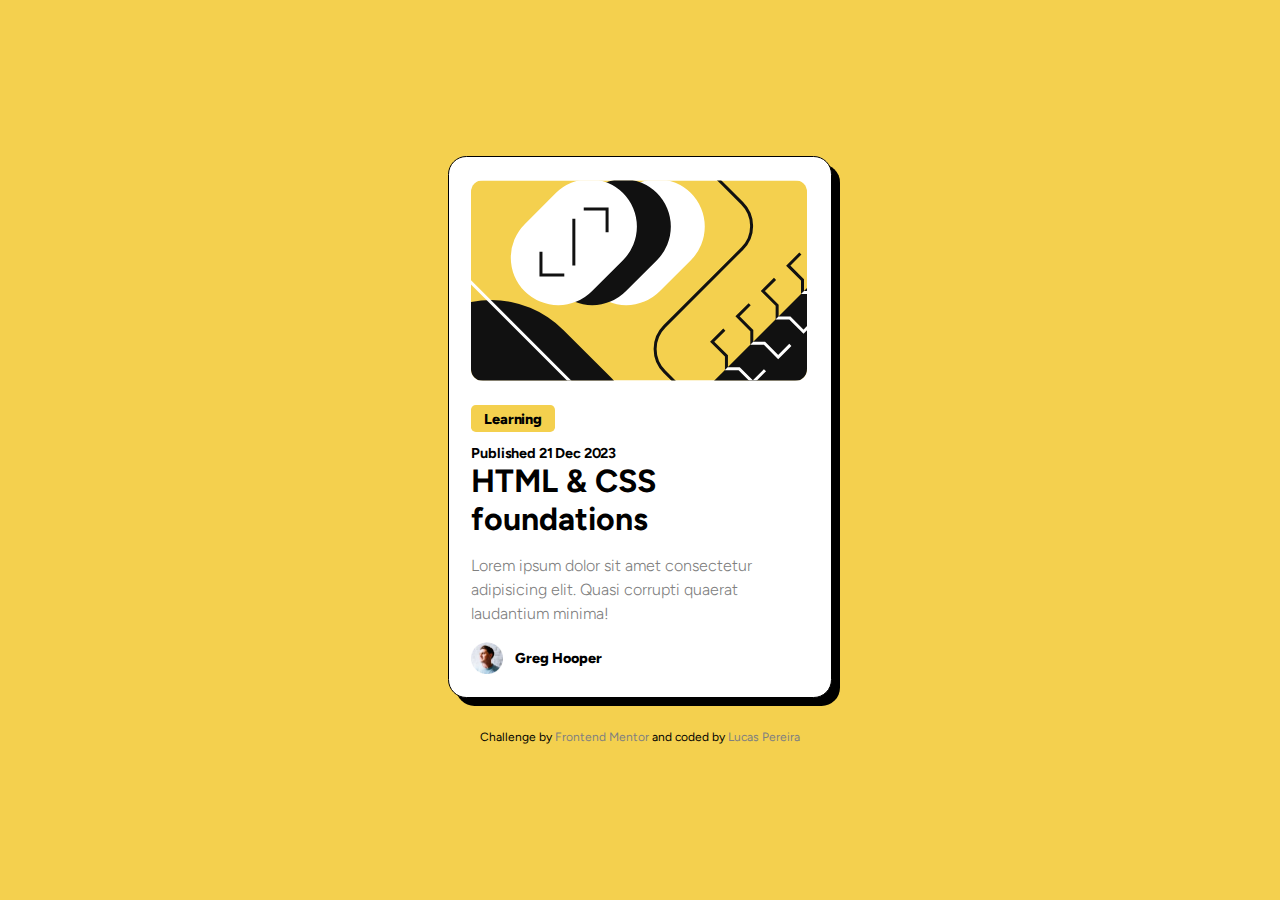
<file: 2_blog-preview-card-frontEndMentor/index.html>
<!DOCTYPE html>
<html lang="en">
    
<head> <!-- head -->
    <meta charset="UTF-8">
    <meta name="viewport" content="width=device-width, initial-scale=1.0">
    <title>Blog preview card</title>
    <!-- icone -->
    <link rel="icon"  type="image/png" sizes="32x32" href="./assets/images/favicon-32x32.png">

    <!-- fonts -->
    <link rel="preconnect" href="https://fonts.googleapis.com" />
    <link rel="preconnect" href="https://fonts.gstatic.com" crossorigin />
    <link href="https://fonts.googleapis.com/css2?family=Figtree:wght@600;800&display=swap"rel="stylesheet"/>

    <!-- css -->
    <link rel="stylesheet" href="style.css">
</head>

<body> <!-- body -->
    
    <main> <!-- main -->
        <article class="card">
            <div class="card-image">
                <img src="./assets/images/illustration-article.svg" alt="uma imagem svg">
            </div>

            <span class="card-tag">Learning</span>
            <h3 class="card-date">Published 21 Dec 2023</h3>
            <h1 class="card-title"> <a href="#">HTML & CSS foundations</a></h1>
            <p class="card-content">
                Lorem ipsum dolor sit amet consectetur adipisicing elit. Quasi corrupti quaerat laudantium minima!
            </p>

            <div class="card-footer">
                <img src="assets/images/image-avatar.webp" alt="avatar">
                <p>Greg Hooper</p>
            </div>

        </article>
    </main>

    <footer class="attribution">
        <p>
            Challenge by <a href="https://www.frontendmentor.io?ref=challenge" target="_blank">Frontend Mentor</a> and coded by <a href="#" target="_blank">Lucas Pereira</a>
        </p>
    </footer>
</body>
</html>
</file>
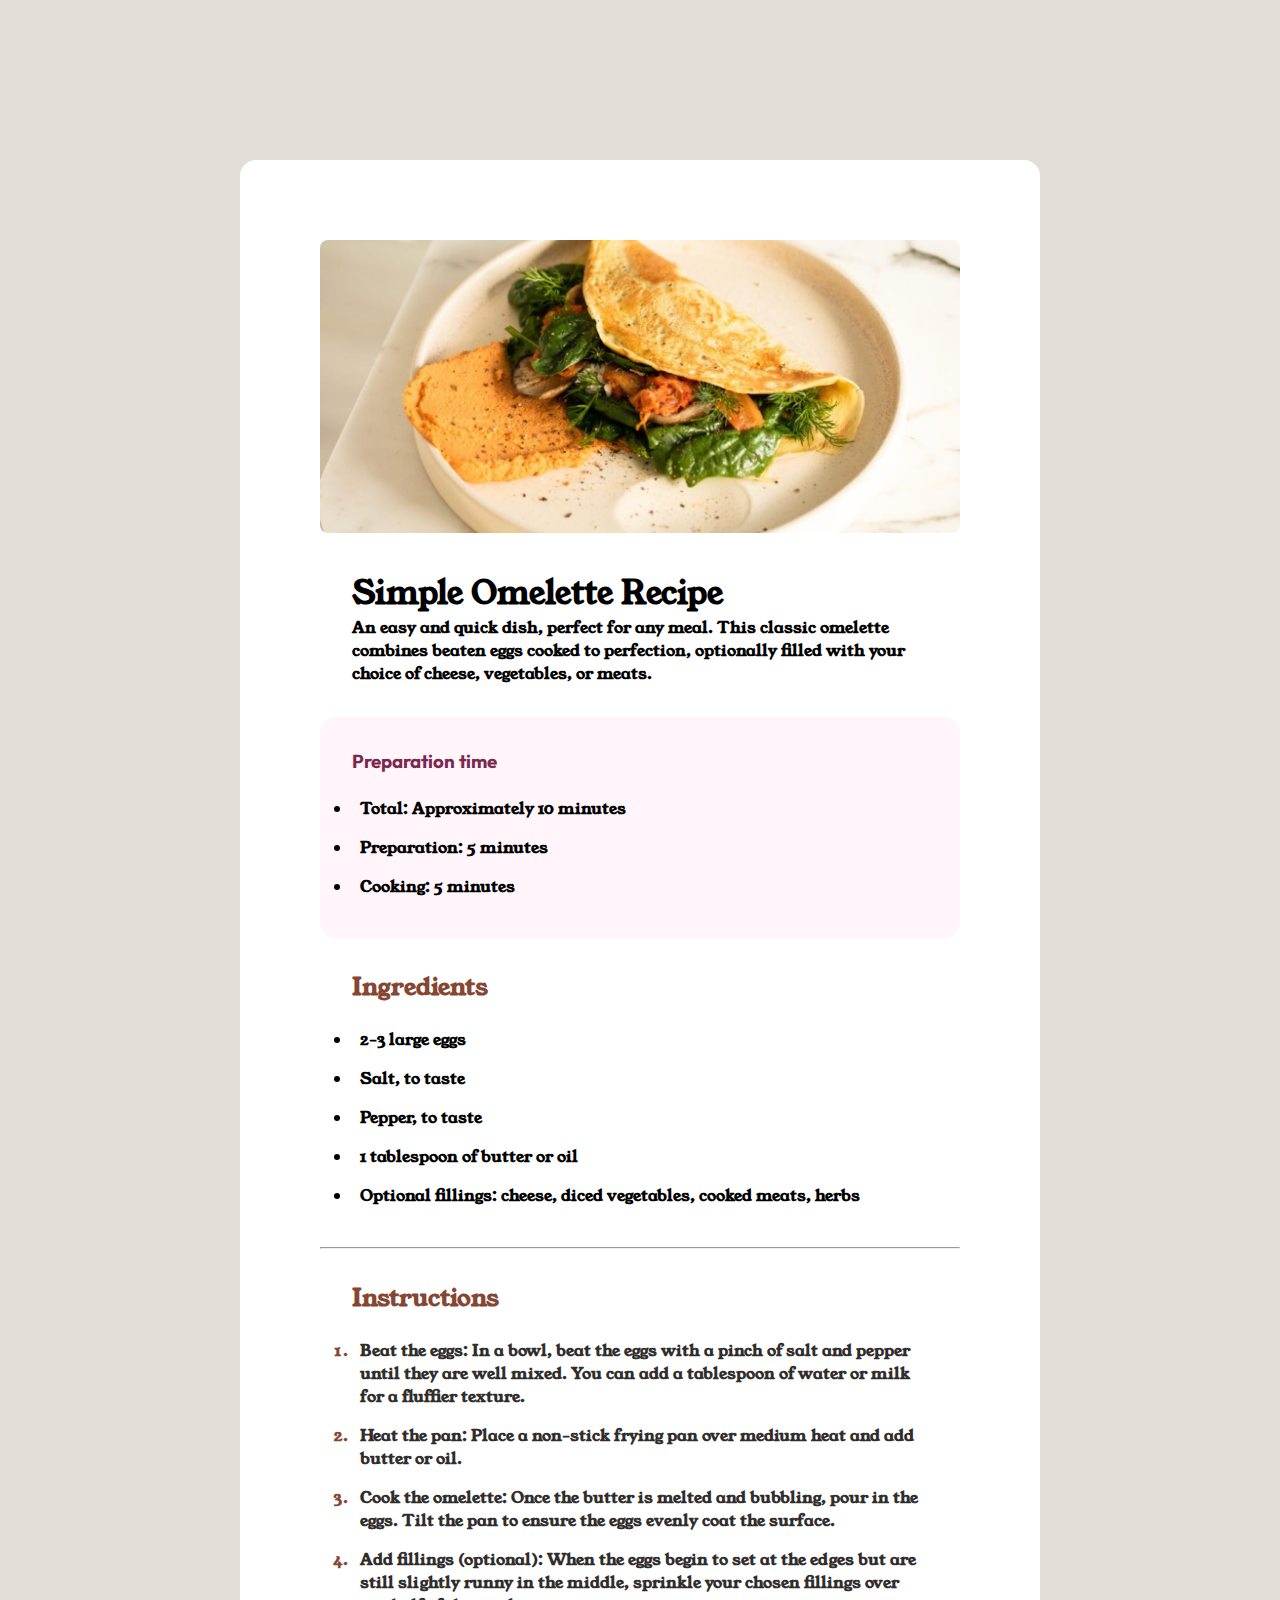
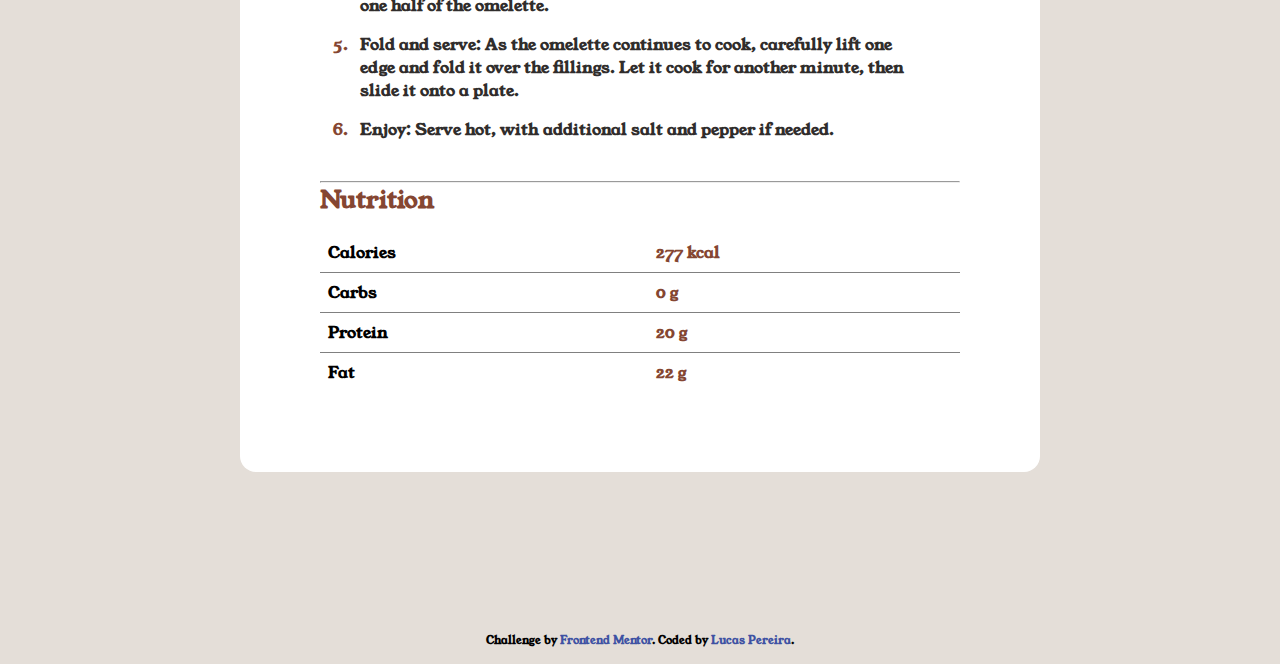
<file: 4_recipe-page-frontEndMentor/index.html>
<!DOCTYPE html>
<html lang="en">
<head>
  <meta charset="UTF-8">
  <meta name="viewport" content="width=device-width, initial-scale=1.0"> <!-- displays site properly based on user's device -->

  <link rel="icon" type="image/png" sizes="32x32" href="./assets/images/favicon-32x32.png">

<!-- fontes do google -->
<!-- outfit -->
<link rel="preconnect" href="https://fonts.googleapis.com">
<link rel="preconnect" href="https://fonts.gstatic.com" crossorigin>
<link href="https://fonts.googleapis.com/css2?family=Inter:ital,opsz,wght@0,14..32,100..900;1,14..32,100..900&family=Outfit:wght@100..900&family=Oxanium:wght@200..800&family=Young+Serif&display=swap" rel="stylesheet">
  
  <title>Frontend Mentor | Recipe page</title>
  <link rel="stylesheet" href="style.css">
  <!-- Feel free to remove these styles or customise in your own stylesheet 👍 -->

</head>
<body>

  <main class="container">
    <img src="assets/images/image-omelette.jpeg" alt="um omelete dentro de um prato">

    <div class="recipe-info">
      <h1>Simple Omelette Recipe</h1>
      <p>
        An easy and quick dish, perfect for any meal. This classic omelette combines beaten eggs cooked 
      to perfection, optionally filled with your choice of cheese, vegetables, or meats.
      </p>
    </div>
    
    <div class="pink-list">
      <ul>
        <h3 class="pink-header">Preparation time</h3>
  
        <li>
          <strong>Total:</strong> Approximately 10 minutes
        </li>
        
        <li>
          <strong>Preparation:</strong> 5 minutes
        </li>
        
        <li>
          <strong>Cooking:</strong> 5 minutes
        </li>
      </ul>
    </div>
    

    <div class="ingredients">
      <h2>Ingredients</h2>
    
      <ul>
        <li>
          2-3 large eggs
        </li>
        <li>
          Salt, to taste
        </li>
        <li>
          Pepper, to taste
        </li>
        <li>
          1 tablespoon of butter or oil
        </li>
        <li>
          Optional fillings: cheese, diced vegetables, cooked meats, herbs
        </li>
      </ul>
    </div>

    <hr>

    <div class="instructions">
      <h2>Instructions</h2>

      <ol>
        <li>
          <span>
            Beat the eggs: In a bowl, beat the eggs with a pinch of salt and pepper until they are well mixed. You can add a tablespoon of water or milk for a fluffier texture.
          </span>
        </li>

        <li>
          <span>
            Heat the pan: Place a non-stick frying pan over medium heat and add butter or oil.
          </span>
        </li>

        <li>
          <span>
            Cook the omelette: Once the butter is melted and bubbling, pour in the eggs. Tilt the pan to ensure the eggs evenly coat the surface.
          </span>
        </li>

        <li> 
          <span>
            Add fillings (optional): When the eggs begin to set at the edges but are still slightly runny in the middle, sprinkle your chosen fillings over one half of the omelette.
          </span>
        </li>

        <li>
          <span>
            Fold and serve: As the omelette continues to cook, carefully lift one edge and fold it over the 
            fillings. Let it cook for another minute, then slide it onto a plate.
          </span>
          
        </li>

        <li>
          <span>
            Enjoy: Serve hot, with additional salt and pepper if needed.
          </span>
          
        </li>
      </ol>
    </div>  
    
    <hr>

    <div class="nutrition">
      <h2>Nutrition</h2>
      <table rules="rows"> 
        <tr>
          <td>Calories</td>
          <td>277 kcal</td>
          
        </tr>
        
        <tr>
          <td>Carbs</td>
          <td>0 g</td>
        </tr>
        
        <tr>
          <td>Protein</td>
          <td>20 g</td>
        </tr>
        
        <tr>
          <td>Fat</td>
          <td>22 g</td>
        </tr>
      </table>
    </div>
      

    
  </main>  

  <footer class="attribution">
    Challenge by <a href="https://www.frontendmentor.io?ref=challenge" target="_blank">Frontend Mentor</a>. 
    Coded by <a href="#">Lucas Pereira</a>.
  </footer>
</body>
</html>
</file>
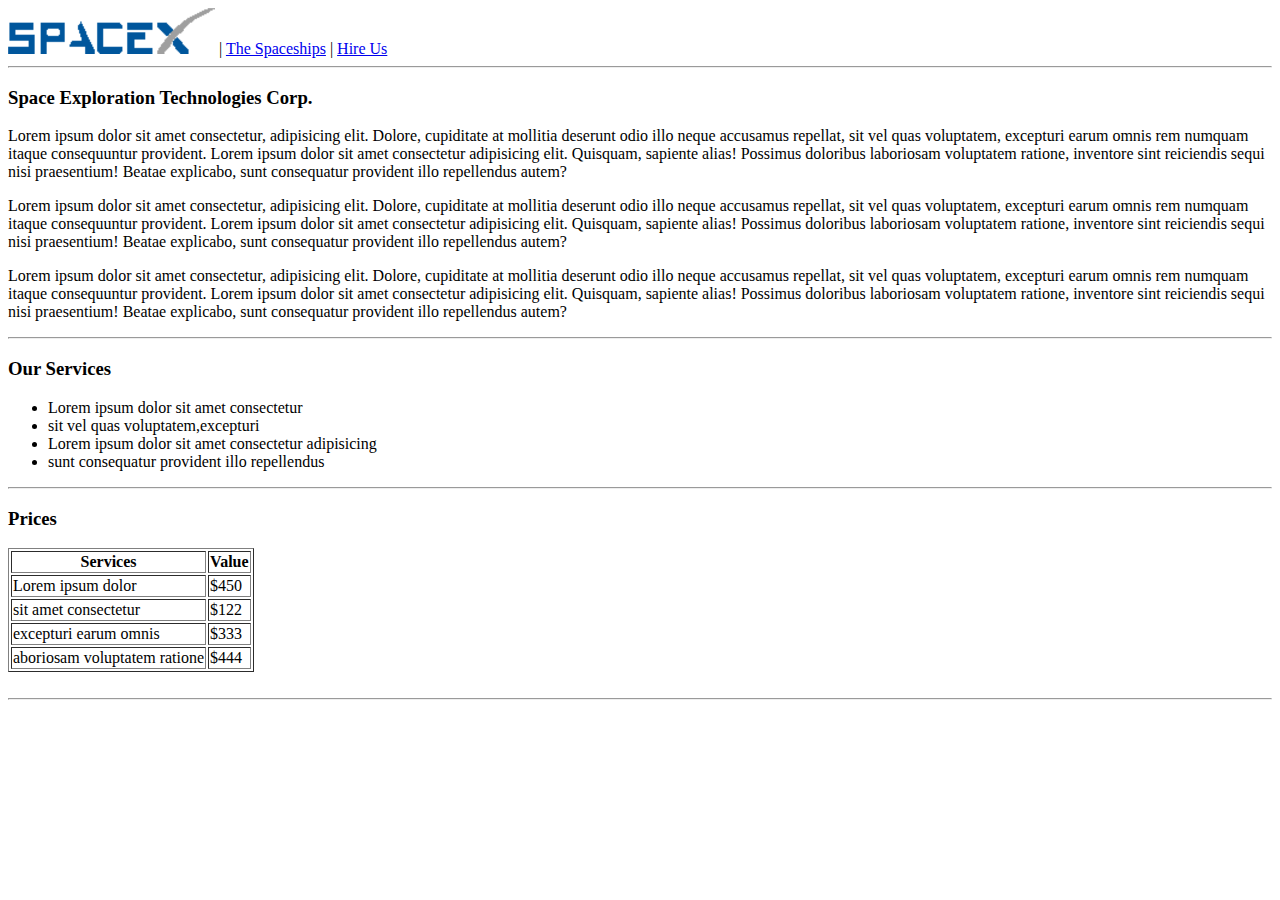
<file: Programador Full Stack JavaScript PRO/1 HTML/exercicio final - Criando um site completo/index.html>
<!DOCTYPE html>
<html lang="en">
<head>
    <meta charset="UTF-8">
    <meta name="viewport" content="width=device-width, initial-scale=1.0">
    <title>SpaceX</title>
</head>
<body>
    <header>
        <nav>
            <a href="index.html"><img src="img/logo.png" alt="logo da SpaceX" ></a> |
            <a href="spaceships.html">The Spaceships</a> |
            <a href="hire_us.html">Hire Us</a>
        </nav>
    </header>
    <hr>
    <article>

        <h3>Space Exploration Technologies Corp.</h3>

        <p>Lorem ipsum dolor sit amet consectetur, adipisicing elit. Dolore, cupiditate at 
            mollitia deserunt odio illo neque accusamus repellat, sit vel quas voluptatem,
            excepturi earum omnis rem numquam itaque consequuntur provident. 
            Lorem ipsum dolor sit amet consectetur adipisicing elit. Quisquam, 
            sapiente alias! Possimus doloribus laboriosam voluptatem ratione, 
            inventore sint reiciendis sequi nisi praesentium! Beatae explicabo, 
            sunt consequatur provident illo repellendus autem?
        </p>

        <p>Lorem ipsum dolor sit amet consectetur, adipisicing elit. Dolore, cupiditate at 
            mollitia deserunt odio illo neque accusamus repellat, sit vel quas voluptatem,
            excepturi earum omnis rem numquam itaque consequuntur provident. 
            Lorem ipsum dolor sit amet consectetur adipisicing elit. Quisquam, 
            sapiente alias! Possimus doloribus laboriosam voluptatem ratione, 
            inventore sint reiciendis sequi nisi praesentium! Beatae explicabo, 
            sunt consequatur provident illo repellendus autem?
        </p>

        <p>Lorem ipsum dolor sit amet consectetur, adipisicing elit. Dolore, cupiditate at 
            mollitia deserunt odio illo neque accusamus repellat, sit vel quas voluptatem,
            excepturi earum omnis rem numquam itaque consequuntur provident. 
            Lorem ipsum dolor sit amet consectetur adipisicing elit. Quisquam, 
            sapiente alias! Possimus doloribus laboriosam voluptatem ratione, 
            inventore sint reiciendis sequi nisi praesentium! Beatae explicabo, 
            sunt consequatur provident illo repellendus autem?
        </p>

    </article>

    <hr>
    
    <section>
        <h3>Our Services</h3>
        <ul>
            <li>Lorem ipsum dolor sit amet consectetur</li>
            <li>sit vel quas voluptatem,excepturi</li>
            <li>Lorem ipsum dolor sit amet consectetur adipisicing </li>
            <li>sunt consequatur provident illo repellendus</li>
        </ul>
    </section>

    <hr>

    <section>
        <h3>Prices</h3>
        
        <table border="1">
            <thead>
                <tr>
                    <th>Services</th>
                    <th>Value</th>
                </tr>
            </thead>

            <tbody>
                <tr>
                    <td>Lorem ipsum dolor</td>
                    <td>$450</td>
                </tr>
                <tr>
                    <td>sit amet consectetur</td>
                    <td>$122</td>
                </tr>
                <tr>
                    <td>excepturi earum omnis</td>
                    <td>$333</td>
                </tr>
                <tr>
                    <td>aboriosam voluptatem ratione</td>
                    <td>$444</td>
                </tr>
            </tbody>
        </table>
        <br>
        <hr>
    </section>
</body>
</html>
</file>
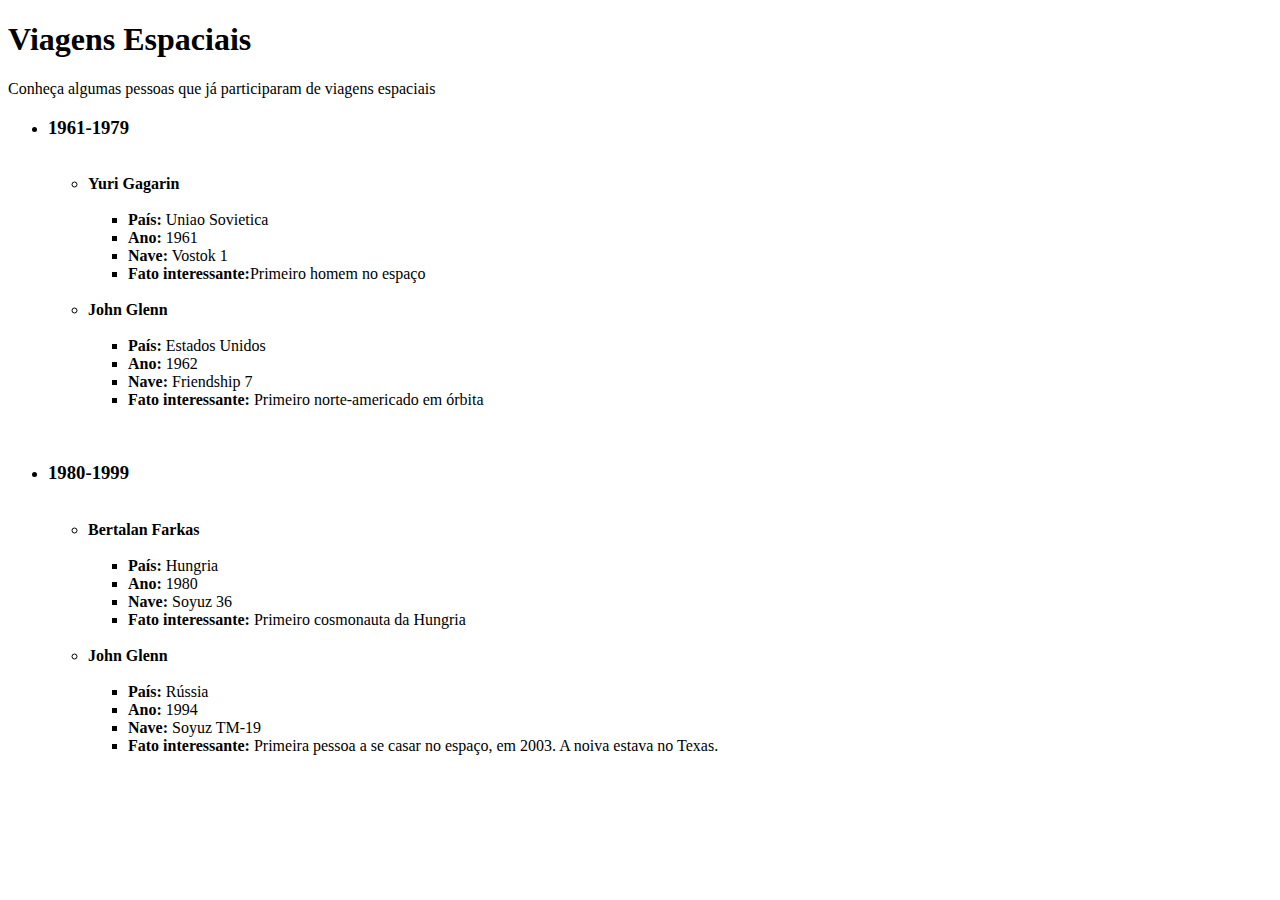
<file: Programador Full Stack JavaScript PRO/1 HTML/exercicio 1 -criando uma lista não ordenada/exercicio1 - listas não ordenadas.html>
<!DOCTYPE html>
<html lang="en">
<head>
    <title>listas não ordenadas</title>
</head>
<body>
    <h1>Viagens Espaciais</h1>

    <p>Conheça algumas pessoas que já participaram de 
        viagens espaciais
    </p>

    <ul>
        <li><h3>1961-1979</h3></li>
        <br>
        <ul>
            <li><strong>Yuri Gagarin</strong></li>
            <br>
        </ul>
        <ul>
            <ul>
                <li><strong>País:</strong> Uniao Sovietica</li>
                <li><strong>Ano:</strong> 1961</li>
                <li><strong>Nave:</strong> Vostok 1</li>
                <li><strong>Fato interessante:</strong>Primeiro homem no espaço</li>
            </ul>
        </ul>
        <br>
        <ul>
            <li><strong>John Glenn</strong></li>
        </ul>
        <br>
        <ul>
            <ul>
                <li><strong>País:</strong> Estados Unidos</li>
                <li><strong>Ano:</strong> 1962</li>
                <li><strong>Nave:</strong> Friendship 7</li>
                <li><strong>Fato interessante:</strong> Primeiro norte-americado em órbita</li>
            </ul>
        </ul>
    </ul>
    <br>
    <ul>
        <li><h3>1980-1999</h3></li>
        <br>
        <ul>
            <li><strong>Bertalan Farkas</strong></li>
            <br>
        </ul>
        <ul>
            <ul>
                <li><strong>País:</strong> Hungria</li>
                <li><strong>Ano:</strong> 1980</li>
                <li><strong>Nave:</strong> Soyuz 36</li>
                <li><strong>Fato interessante:</strong> Primeiro 
                    cosmonauta da Hungria</li>
            </ul>
        </ul>
        <br>
        <ul>
            <li><strong>John Glenn</strong></li>
        </ul>
        <br>
        <ul>
            <ul>
                <li><strong>País:</strong> Rússia</li>
                <li><strong>Ano:</strong> 1994</li>
                <li><strong>Nave:</strong> Soyuz TM-19</li>
                <li><strong>Fato interessante:</strong> Primeira pessoa a se casar
                no espaço, em 2003. A noiva estava no Texas. </li>
            </ul>
        </ul>
    </ul>
    <br>
</body>
</html>
</file>
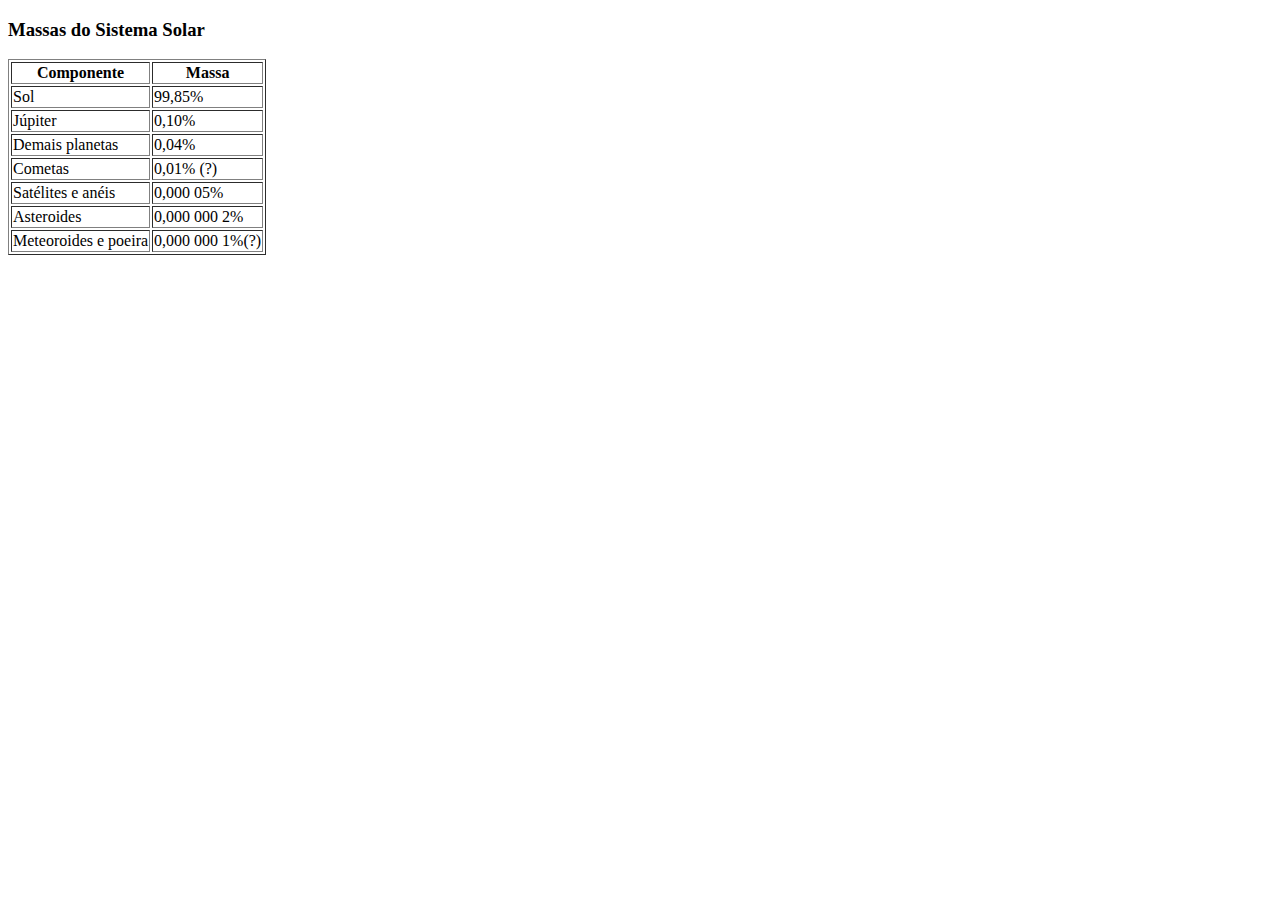
<file: Programador Full Stack JavaScript PRO/1 HTML/exercicio 3 - criar uma tabela/tabela.html>
<!DOCTYPE html>
<html lang="pt-br">
<head>
    <meta charset="UTF-8">
    <title>Document</title>
</head>
<body>
    <caption>
        <h3>Massas do Sistema Solar</h3>
    </caption>

    <table border="1">
        <thead>
            <tr>
                <th>Componente</th>
                <th>Massa</th>
            </tr>
        </thead>
        <tbody>
            <tr>
                <td>Sol</td>
                <td>99,85%</td>
            </tr>
            <tr>
                <td>Júpiter</td>
                <td>0,10%</td>
            </tr>
            <tr>
                <td>Demais planetas</td>
                <td>0,04%</td>
            </tr>
            <tr>
                <td>Cometas</td>
                <td>0,01% (?)</td>
            </tr>
            <tr>
                <td>Satélites e anéis</td>
                <td>0,000 05%</td>
            </tr>
            <tr>
                <td>Asteroides</td>
                <td>0,000 000 2%</td>
            </tr>
            <tr>
                <td>Meteoroides e poeira</td>
                <td>0,000 000 1%(?)</td>
            </tr>
        </tbody>
    </table>

</body>
</html>
</file>
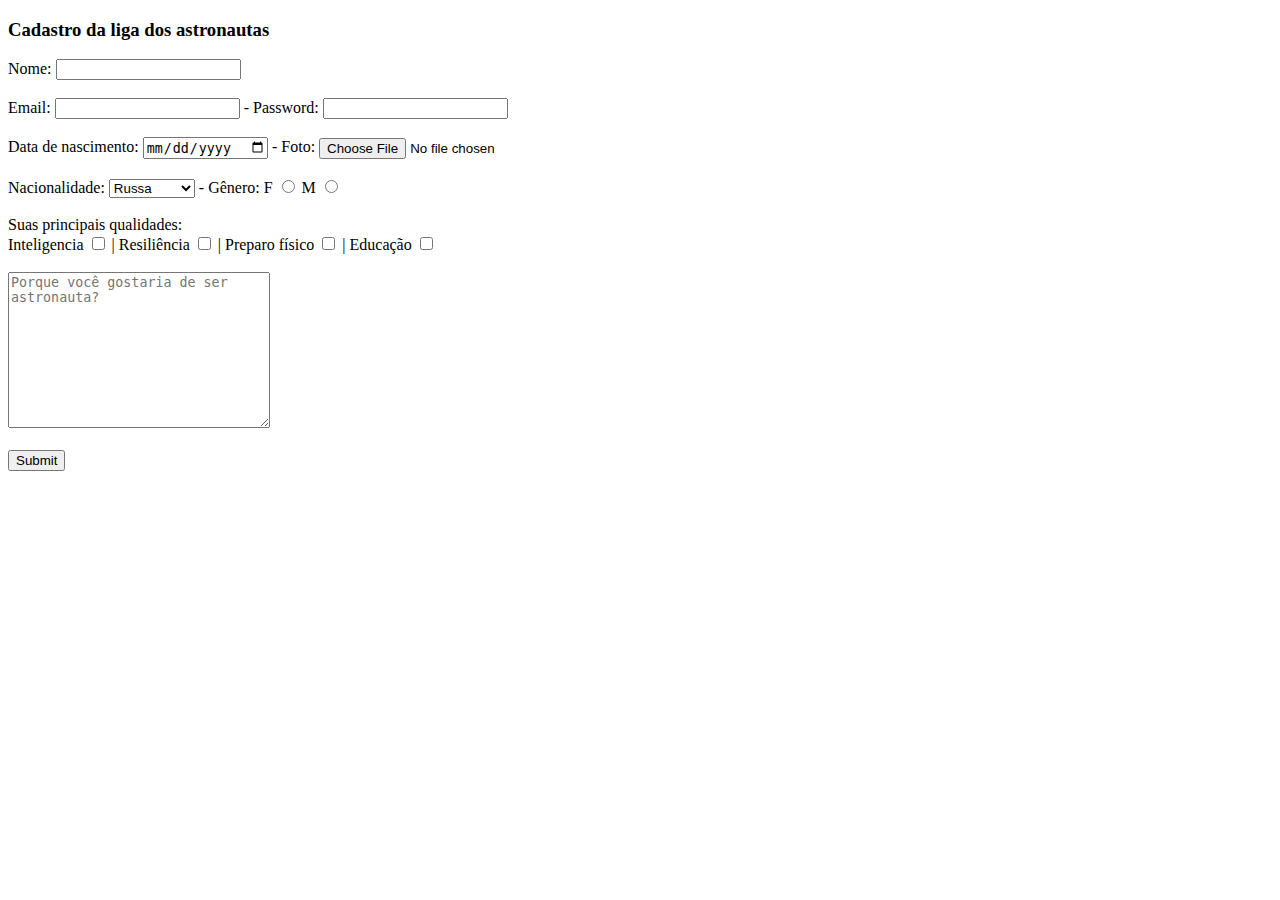
<file: Programador Full Stack JavaScript PRO/1 HTML/exercicio 4 - criando de form/forms.html>
<!DOCTYPE html>
<html lang="pt-br">
<head>
    <meta charset="UTF-8">
    <title>Formulário de Cadastro</title>
</head>
<body>
    <h3>Cadastro da liga dos astronautas</h3>

    <form action="">
        <div>
            <label for="nome">Nome:</label>
            <input type="text" id="nome">
        </div>
        
        <br>
        
        <div>
            <label for="email">Email:</label>
            <input type="email" name="email" id="email">
            
            <label for="pwd"> - Password:</label>
            <input type="password" id="pwd" name="pwd">
        </div>
        
        <br>

        <div>
            <label for="birthday">Data de nascimento:</label>
            <input type="date" id="birthday" name="birthday">

            <label for="photo"> - Foto:</label>
            <input type="file" id="photo" name="photo">
        </div>
        
        <br>

        <div>
            <label for="nationality">Nacionalidade:</label>
            <select name="nationality" id="nationality">
                <option value="Russian">Russa</option>
                <option value="American">Americano</option>
                <option value="Brazilian">Brasileiro</option>
            </select>
            - Gênero:
            <label for="female">F</label>
            <input type="radio" name="gender" id="female" value="female">
            <label for="male">M</label>
            <input type="radio" name="gender" id="male" value="male">
        </div>

        <br>

        <div>
            Suas principais qualidades: <br>
            <label for="int">Inteligencia</label>
            <input type="checkbox" name="int" id="int"> |
            <label for="res">Resiliência</label>
            <input type="checkbox" name="res" id="res"> |
            <label for="fis">Preparo físico</label>
            <input type="checkbox" name="fis" id="fis"> |
            <label for="Educ">Educação</label>
            <input type="checkbox" name="Educ" id="Educ">
        </div>

        <br>

        <div>
            <textarea name="description" id="description" cols="30" rows="10" placeholder="Porque você gostaria de ser astronauta?"></textarea>
        </div>

        <br>

        <div>
            <label for="submit"></label>
            <input type="submit" id="submit" name="submit">
        </div>
    </form>
    
    
    
</body>
</html>
</file>
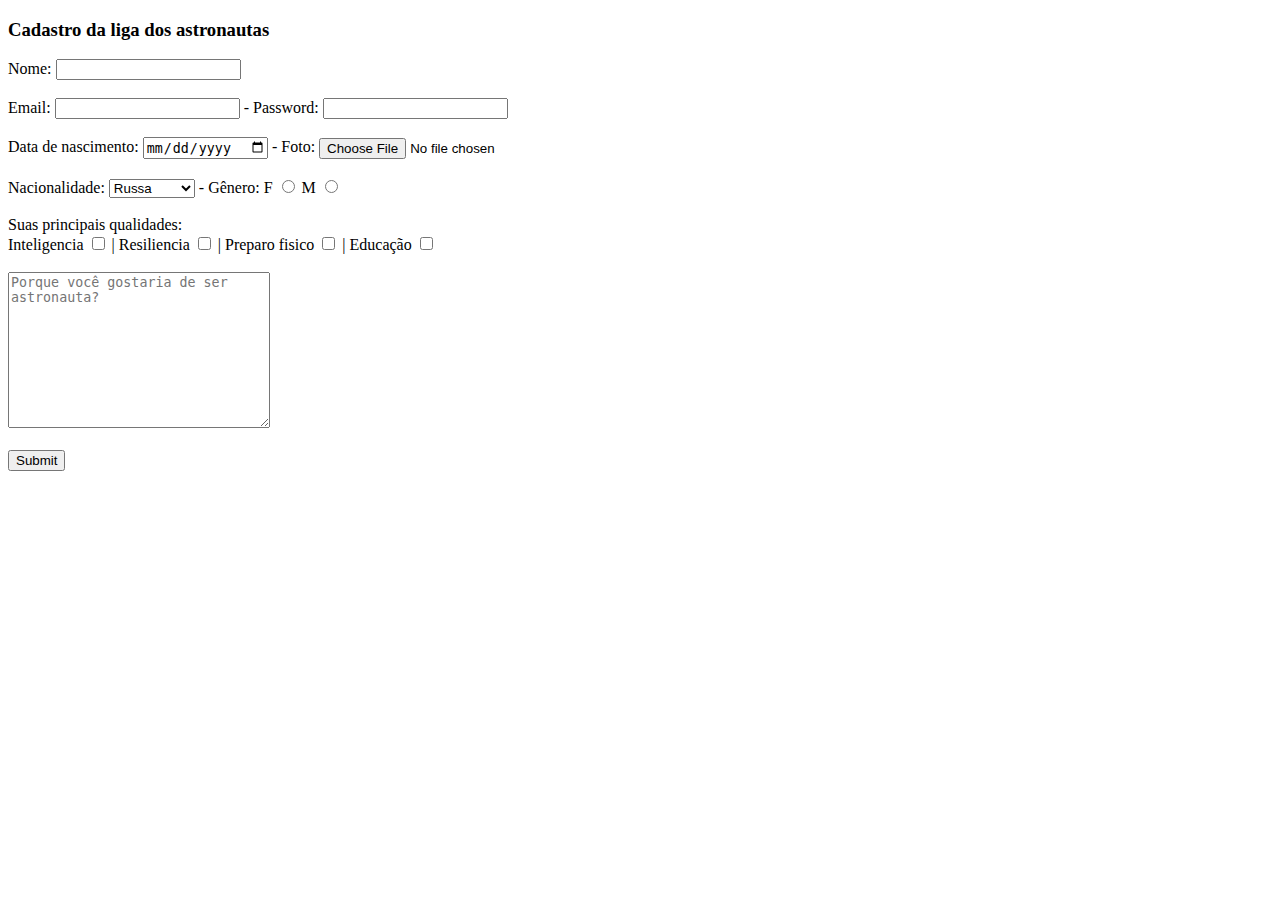
<file: Programador Full Stack JavaScript PRO/1 HTML/exercicio 4 - criando principai formulários/forms.html>
<!DOCTYPE html>
<html lang="pt-br">
<head>
    <meta charset="UTF-8">
    <title>Formulário de Cadastro</title>
</head>
<body>
    <h3>Cadastro da liga dos astronautas</h3>

    <form action="">
        <div>
            <label for="nome">Nome:</label>
            <input type="text" id="nome">
        </div>
        
        <br>
        
        <div>
            <label for="email">Email:</label>
            <input type="email" name="email" id="email">
            
            <label for="pwd"> - Password:</label>
            <input type="password" id="pwd" name="pwd">
        </div>
        
        <br>

        <div>
            <label for="birthday">Data de nascimento:</label>
            <input type="date" id="birthday" name="birthday">

            <label for="photo"> - Foto:</label>
            <input type="file" id="photo" name="photo">
        </div>
        
        <br>

        <div>
            <label for="nationality">Nacionalidade:</label>
            <select name="nationality" id="nationality">
                <option value="Russian">Russa</option>
                <option value="American">Americano</option>
                <option value="Brazilian">Brasileiro</option>
            </select>
            - Gênero:
            <label for="female">F</label>
            <input type="radio" name="gender" id="female" value="female">
            <label for="male">M</label>
            <input type="radio" name="gender" id="male" value="male">
        </div>

        <br>

        <div>
            Suas principais qualidades: <br>
            <label for="int">Inteligencia</label>
            <input type="checkbox" name="int" id="int"> |
            <label for="res">Resiliencia</label>
            <input type="checkbox" name="res" id="res"> |
            <label for="fis">Preparo fisico</label>
            <input type="checkbox" name="fis" id="fis"> |
            <label for="Educ">Educação</label>
            <input type="checkbox" name="Educ" id="Educ">
        </div>

        <br>

        <div>
            <textarea name="description" id="description" cols="30" rows="10" placeholder="Porque você gostaria de ser astronauta?"></textarea>
        </div>

        <br>

        <div>
            <label for="submit"></label>
            <input type="submit" id="submit" name="submit">
        </div>
    </form>
    
    
    
</body>
</html>
</file>
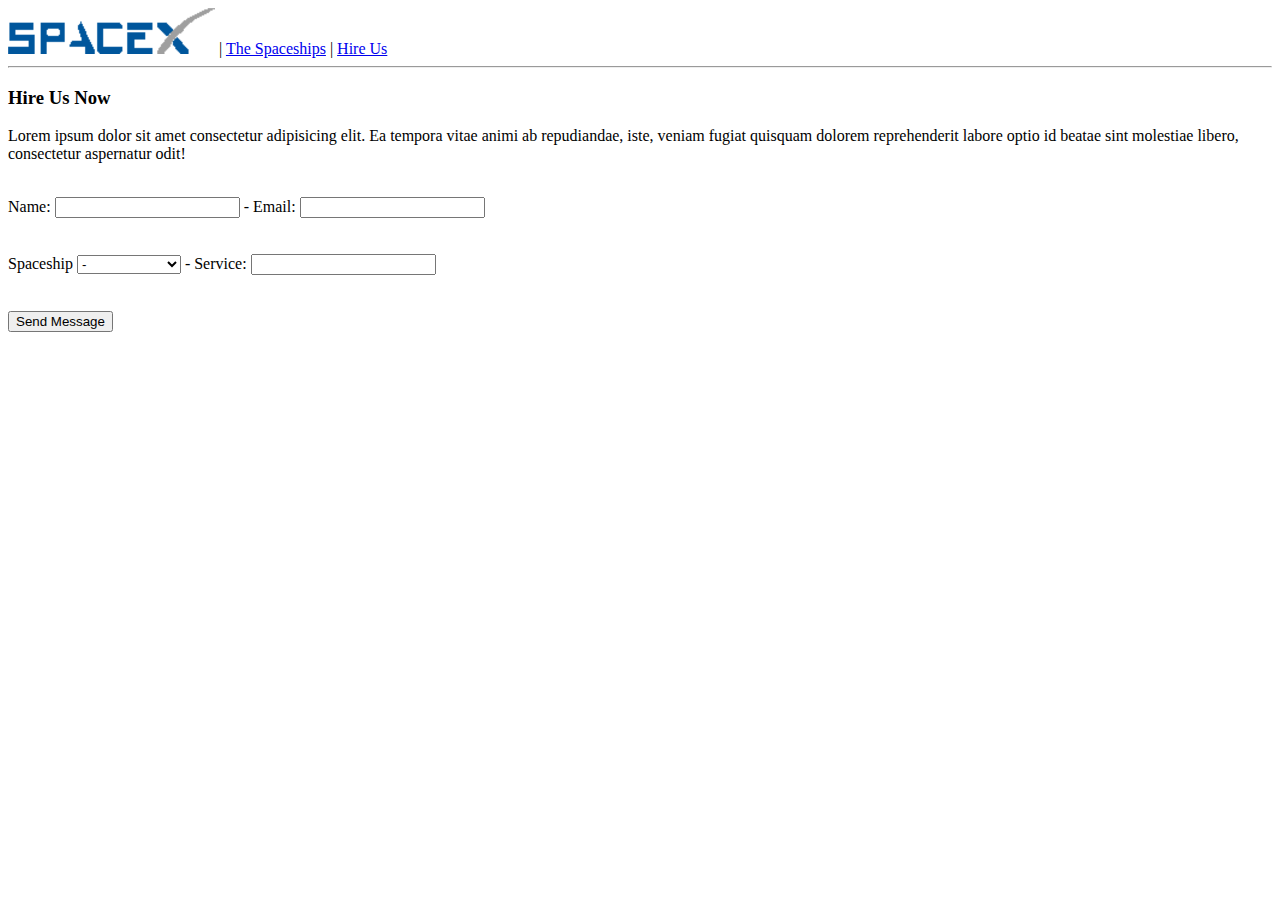
<file: Programador Full Stack JavaScript PRO/1 HTML/exercicio final - Criando um site completo/hire_us.html>
<!DOCTYPE html>
<html lang="en">
<head>
    <meta charset="UTF-8">
    <meta name="viewport" content="width=device-width, initial-scale=1.0">
    <title>Hire Us</title>
</head>
<body>
    <header>
        <nav>
            <a href="index.html"><img src="img/logo.png" alt="logo da SpaceX" ></a> |
            <a href="spaceships.html">The Spaceships</a> |
            <a href="hire_us.html">Hire Us</a>
        </nav>
    </header>
    <hr>

    <section>
        <h3>Hire Us Now</h3>

        <p>Lorem ipsum dolor sit amet consectetur adipisicing elit. Ea tempora vitae animi ab 
            repudiandae, iste, veniam fugiat quisquam dolorem reprehenderit labore optio id 
            beatae sint molestiae libero, consectetur aspernatur odit!</p>
    </section>

    <br>

    <section>
        <form action="">
            <div>
                <label for="name">Name: </label>
                <input type="text" id="name" value=""> -
                <label for="email">Email: </label>
                <input type="email" id="email">
            </div>

            <br><br>

            <div>
                <label for="Spaceship">Spaceship</label>
                <select name="Spaceship" id="Spaceship">
                    <option value="falcon_9">-</option>
                    <option value="falcon_9">Falcon 9</option>
                    <option value="falcon_heavy">Falcon Heavy</option>
                </select> - 

                <label for="service">Service: </label>
                <input type="search" id="Service" name="Service" list="Services">
                <datalist id="Services">
                    <option value="Lorem ipsum dolor"></option>
                    <option value="sit amet consectetur"></option>
                    <option value="Ea tempora vitae animi"></option>
                    <option value="veniam fugiat quisquam"></option>
                </datalist>
            </div>

            <br><br>

            <div>
                <input type="submit" name="" value="Send Message">
            </div>
        </form>
    </section>

    <section>
        
    </section>
</body>
</html>
</file>
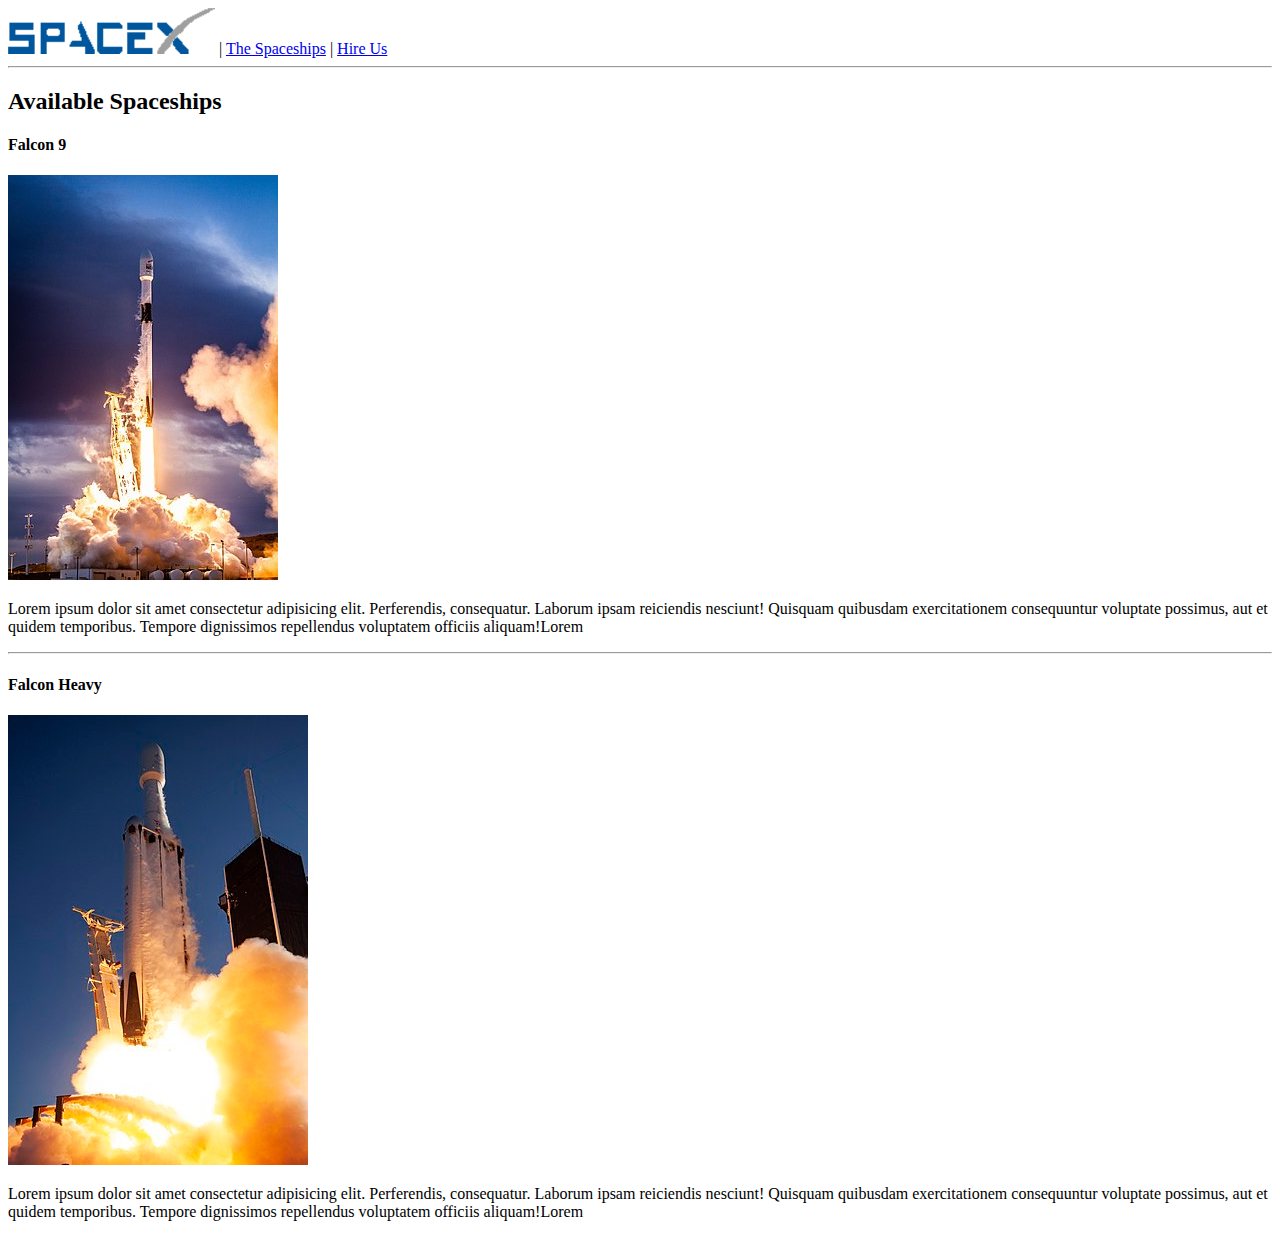
<file: Programador Full Stack JavaScript PRO/1 HTML/exercicio final - Criando um site completo/spaceships.html>
<!DOCTYPE html>
<html lang="en">
<head>
    <meta charset="UTF-8">
    <meta name="viewport" content="width=device-width, initial-scale=1.0">
    <title>The Spaceships</title>
</head>
<body>
    <header>
        <nav>
            <a href="index.html"><img src="img/logo.png" alt="logo da SpaceX" ></a> |
            <a href="spaceships.html">The Spaceships</a> |
            <a href="hire_us.html">Hire Us</a>
        </nav>
    </header>
    <hr>
    
    <h2>Available Spaceships</h2>
    <section>
        <h4>Falcon 9</h4>
        <img src="img/falcon_9.jpg" alt="foguete falcon_9 em lançamento">
        <p>Lorem ipsum dolor sit amet consectetur adipisicing elit. Perferendis, consequatur. Laborum ipsam reiciendis nesciunt! Quisquam quibusdam exercitationem consequuntur voluptate possimus, aut et quidem temporibus. Tempore dignissimos repellendus voluptatem officiis aliquam!Lorem</p>
    </section>

    <hr>

    <section>
        <h4>Falcon Heavy</h4>
        <img src="img/falcon_heavy.jpg" alt="foguete falcon_9 em lançamento">
        <p>Lorem ipsum dolor sit amet consectetur adipisicing elit. Perferendis, consequatur. Laborum ipsam reiciendis nesciunt! Quisquam quibusdam exercitationem consequuntur voluptate possimus, aut et quidem temporibus. Tempore dignissimos repellendus voluptatem officiis aliquam!Lorem</p>
    </section>
</body>
</html>
</file>
<file: 2_blog-preview-card-frontEndMentor/style.css>
*{
  margin: 0;
  padding: 0;
  box-sizing: border-box;
}

:root{
  --yellow: #f4d04e;
  --white:#fff;
  --black:#000;
  --grey:#808080;
}

body{
  font-family: 'figtree', sans-serif;
  display: grid;
  place-content: center;
  min-height: 100vh;
  background-color: var(--yellow);
  padding: 1rem;
}

.card{
  background-color: var(--white);
  max-width: 24rem;
  padding: 1.4rem;
  border-radius: 1.15rem;
  border: 1px solid var(--black);
  box-shadow: 0.5rem 0.5rem var(--black);
  transition: 0.3s;
}

.card-image img{
  display: block;
  max-width: 100%;
  border-radius: 0.75rem;
}

.card-tag{
  display: inline-block;
  padding: 0.3rem 0.8rem;
  background-color: var(--yellow);
  border-radius: 0.3rem;
  margin-top: 1.5rem;
  font-size: 0.9rem;
  font-weight: 800;
  letter-spacing: -0.01rem;
}

.card-date {
  display: block;
  margin-top: 0.75rem;
  font-size: 0.9rem;
  letter-spacing: -0.01rem;
}

.card-title a{
  margin-top: 1rem;
  cursor: pointer;
  transition: 0.2s;
  color: var(--black);
  text-decoration: none;
}

.card-title a:hover{
  color: var(--yellow);
}

.card:hover {
  box-shadow: 0.8rem 1rem var(--black);
}

.card-content {
  margin-top: 1rem;
  font-weight: 300;
  line-height: 1.5;
  color: var(--grey);
}

.card-footer {
  display: flex;
  align-items: center;
  gap: 0.75rem;
  margin-top: 1rem;
}

.card-footer img {
  width: 2rem;
  height: 2rem;
}

.card-footer p {
  font-size: 0.9rem;
  font-weight: 800;
}

.attribution {
  margin-top: 2rem;
  font-size: 0.75rem;
  text-align: center;
}

.attribution a {
  color: var(--grey);
  text-decoration: none;
}

.attribution a:hover{
  color:var(--white)
}

@media(max-width:375px){
  .card{
    font-size: 1rem;
  }
}

@media(max-width:320px){
  .card{
    font-size: 0.8rem;
  }
}
</file>
<file: 4_recipe-page-frontEndMentor/style.css>
* {
    margin: 0;
    padding: 0;
}

@import url('https://fonts.googleapis.com/css2?family=Inter:ital,opsz,wght@0,14..32,100..900;1,14..32,100..900&family=Outfit:wght@100..900&family=Oxanium:wght@200..800&family=Young+Serif&display=swap');

:root {
    --White: #ffffff;
    --Stone-100: #f3e6d8;
    --Stone-150: #e4ded8;
    --Stone-600: #5f574e;
    --Stone-900: #302d2c;
    --Brown-800: #854632;
    --Rose-800: #7b284f;
    --Rose-50: #fff5fa;
}

body {
    background-color: var(--Stone-150);
    font-size: 16px;
    font-family: 'young serif', sans-serif;
    font-weight: 600;
}

.container {
    background-color: var(--White);
    width: 50%;
    margin: 10rem auto;
    padding: 5rem;
    border-radius: 1rem;
}

img {
    width: 100%;
    border-radius: 0.5rem;
}

.recipe-info {
    padding: 2rem;
}

.pink-list {
    background-color: var(--Rose-50);
    padding: 2rem;
    border-radius: 1rem;
}

.pink-header {
    color: var(--Rose-800);
    font-family: 'Outfit', sans-serif;
    padding-bottom: 1rem;
}

h2 {
    color: var(--Brown-800);
    font-weight: 700;
    padding-bottom: 1rem;
}

.ingredients {
    padding: 2rem;
}

.instructions {
    padding: 2rem;
}

ol {
    color: var(--Brown-800);
}

ol span {
    color: var(--Stone-900);
}

.nutrition-facts {
    padding: 2rem;
}

li {
    padding: 0.5rem;
}

table {
    width: 100%;
}

td {
    padding: 0.5rem;
}

td:first-child {
    text-align: left;
}

td:last-child {
    color: var(--Brown-800);
}

.attribution {
    font-size: 11px;
    text-align: center;
    margin-bottom: 1rem;
}

.attribution a {
    color: hsl(228, 45%, 44%);
    text-decoration: none;
}

.attribution a:hover {
    color: var(--Rose-800);
    transition: 1s;
    font-size: 16px;
}
@media screen and (max-width: 426px) {

.container {
    width: 90%;
    margin: 2rem auto;
    padding: 1.5rem;
}
    
.recipe-info,
.ingredients,
.instructions,
.nutrition-facts {
    padding: 1rem;
}
      
.pink-list {
    padding: 1rem;
}
      
h2 {
    font-size: 1.5rem;
}
      
table {
    font-size: 0.9rem;
}
      
td {
    padding: 0.3rem;
}
}

@media screen and (max-width: 376px) {

.container {
    width: 90%;
    margin: 0;
    padding: 1.5rem;
}

.recipe-info,
.ingredients,
.instructions,
.nutrition-facts {
    padding: 1rem;
}
  
.pink-list {
    padding: 1rem;
}
  
h2 {
    font-size: 1.5rem;
}
  
table {
    font-size: 0.9rem;
}
  
td {
    padding: 0.3rem;
}
}
</file>
